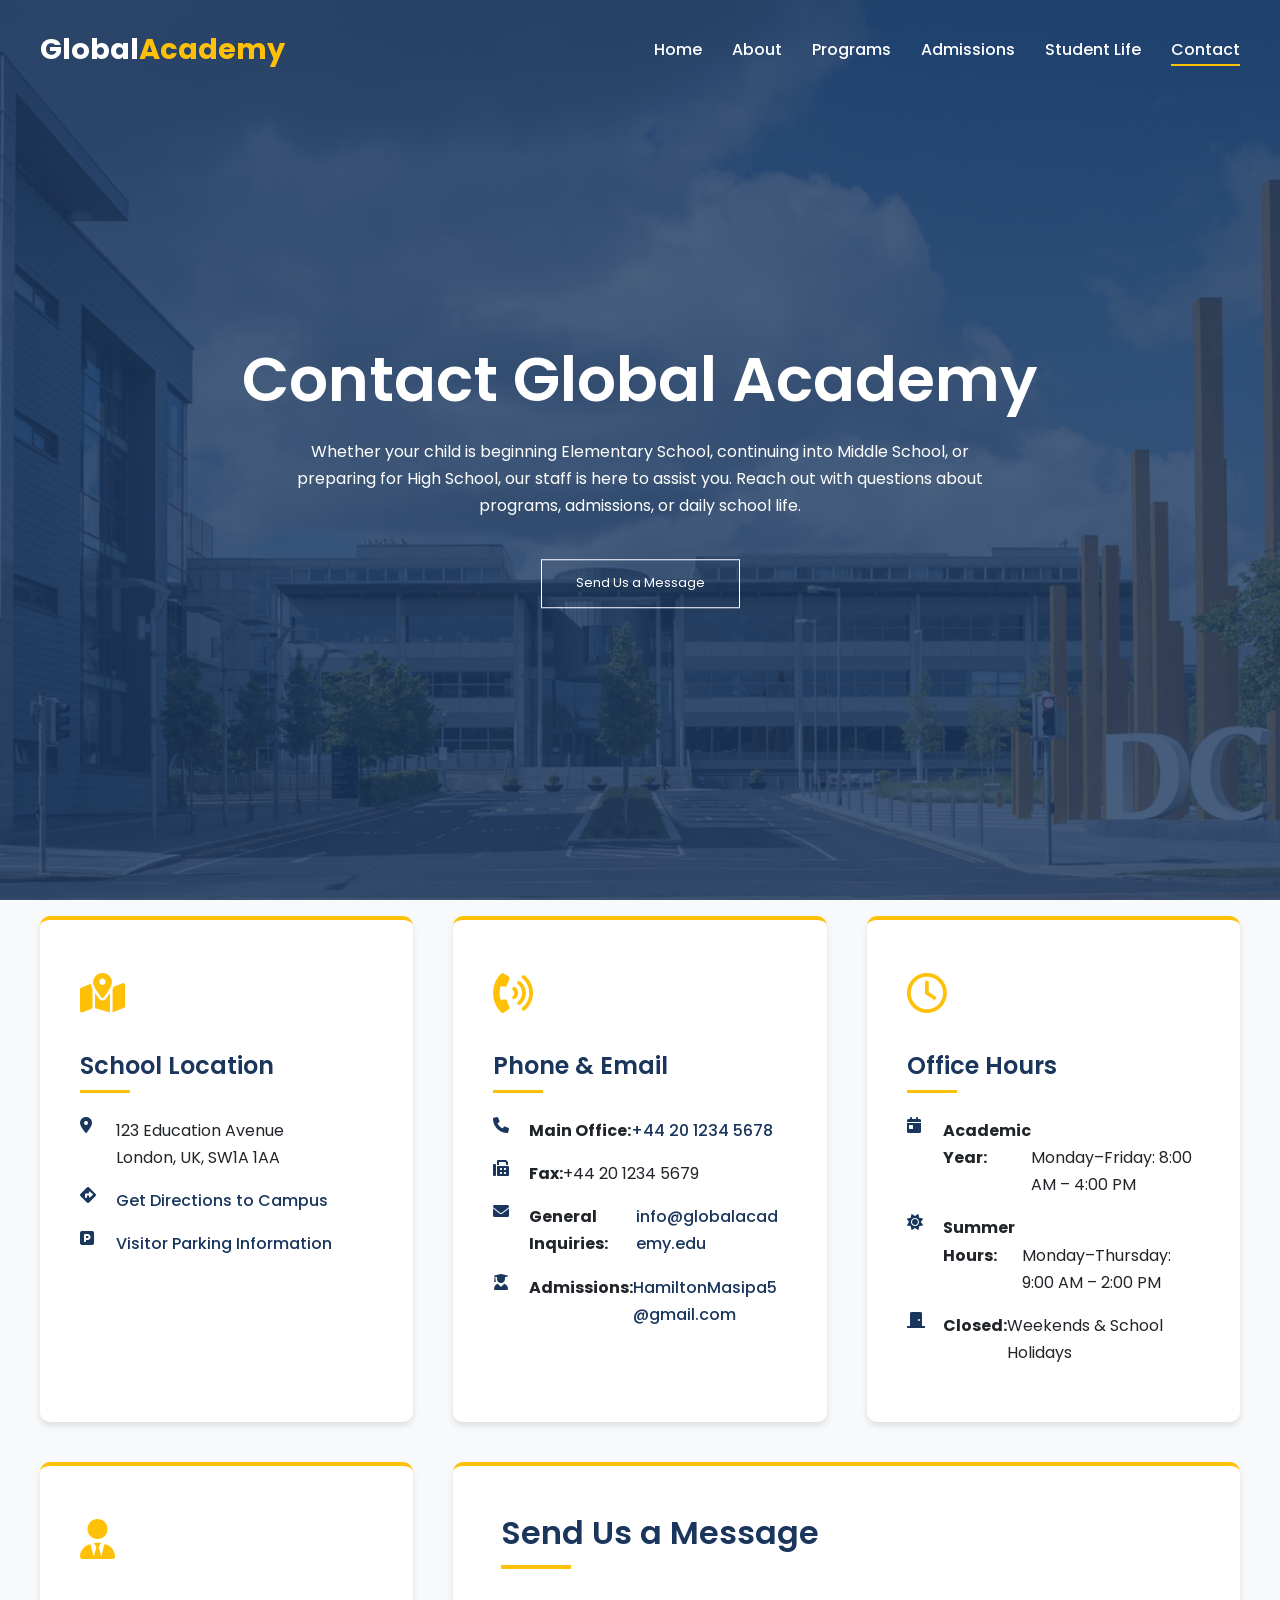
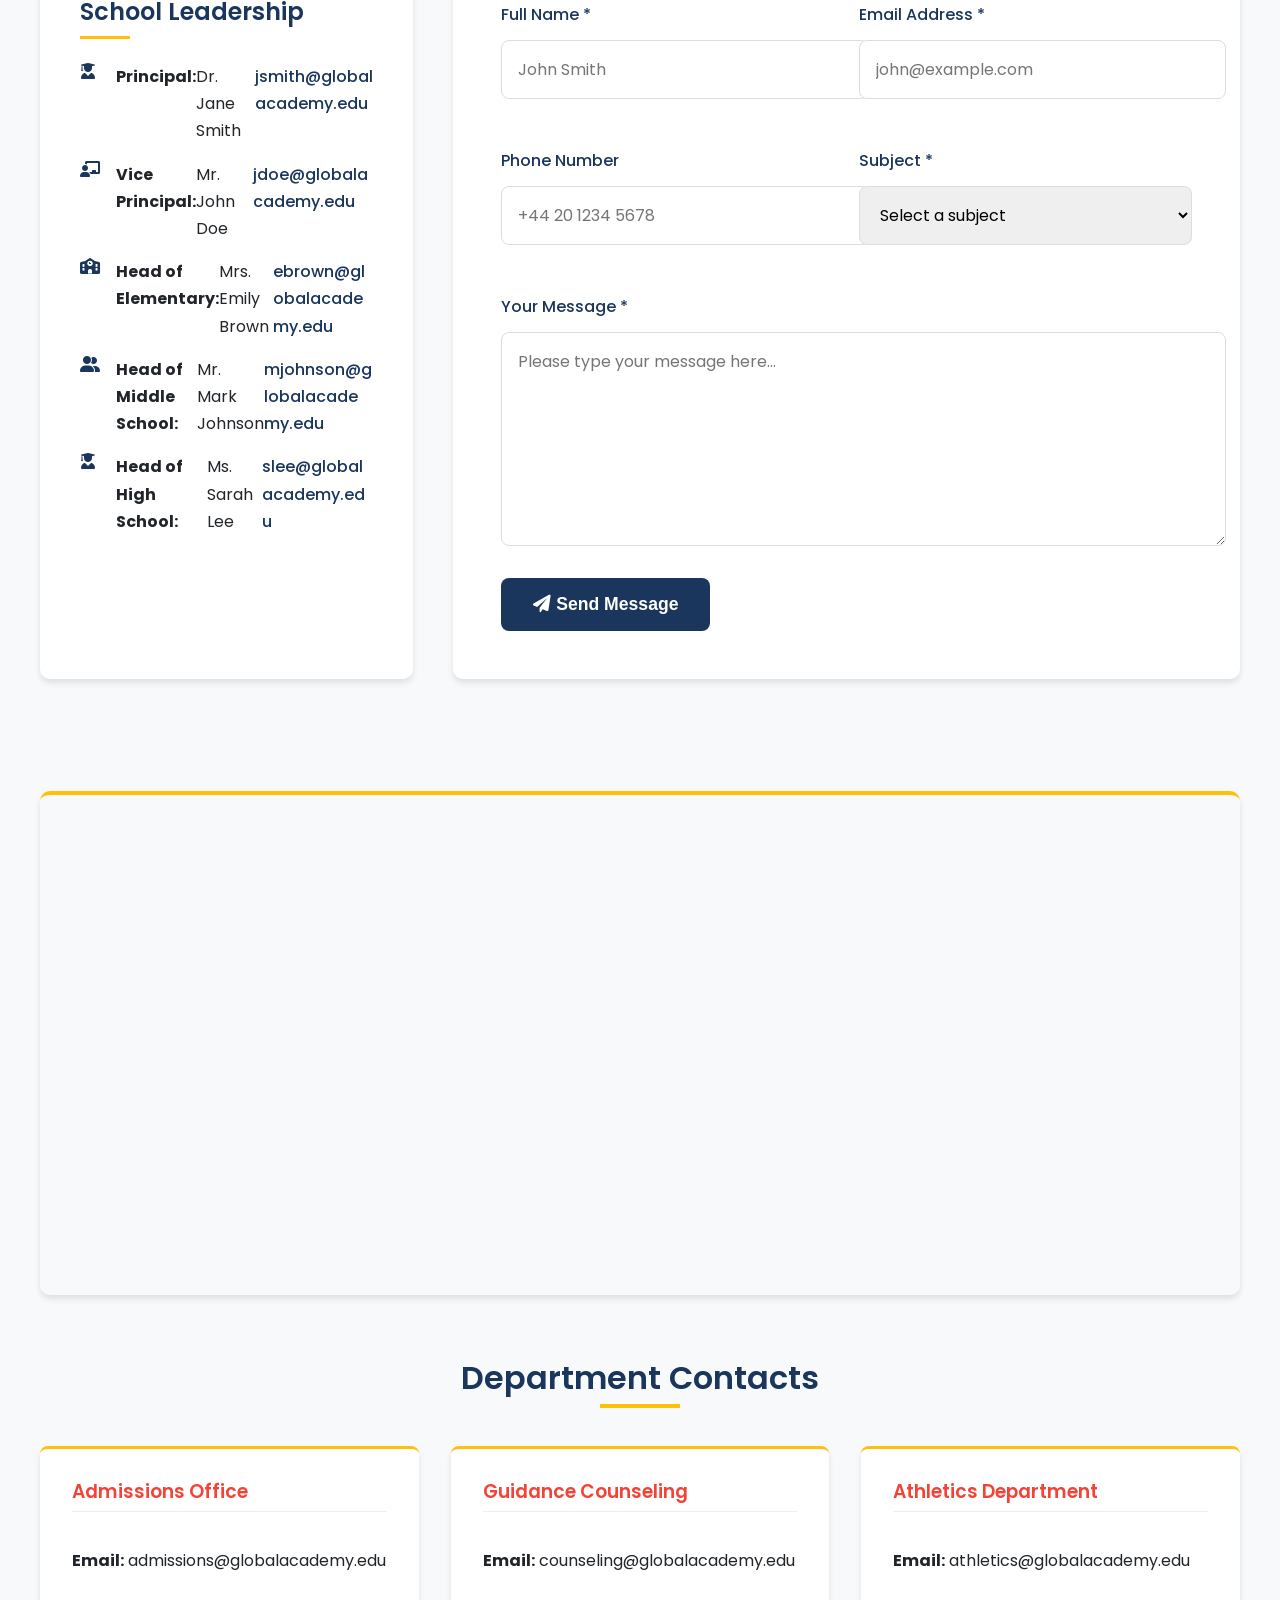
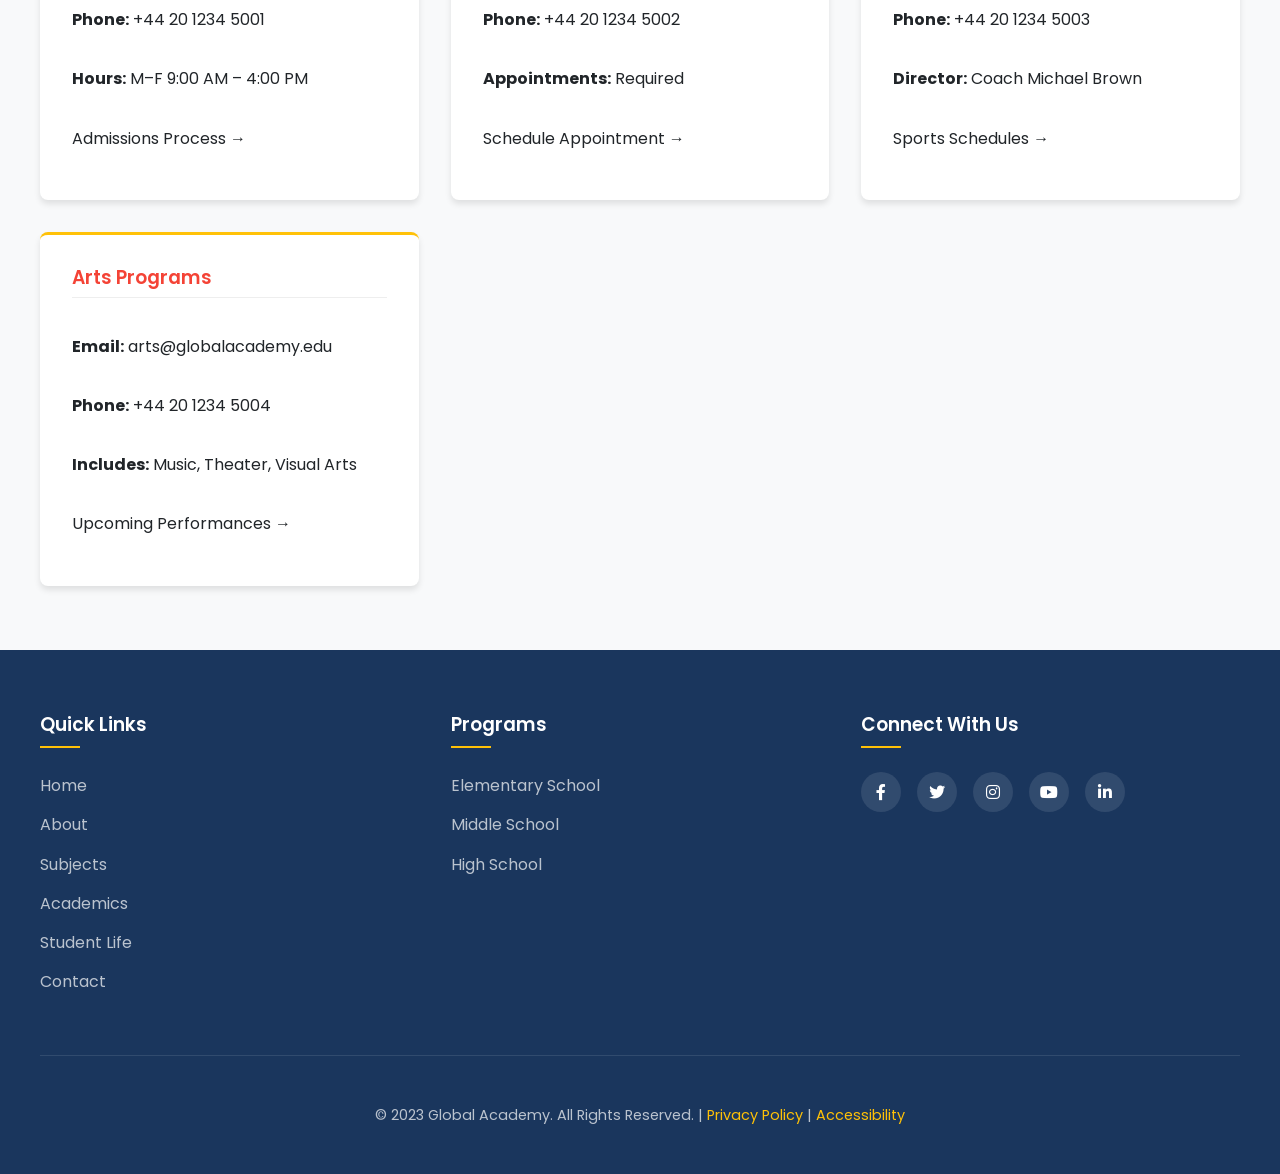
<file: Contact.html>
<!DOCTYPE html>
<html lang="en">
  <head>
    <meta charset="UTF-8" />
    <meta name="viewport" content="width=device-width, initial-scale=1.0" />
    <title>Contact Us | Global Academy</title>
    <link
      rel="stylesheet"
      href="https://cdnjs.cloudflare.com/ajax/libs/font-awesome/6.0.0-beta3/css/all.min.css"
    />
    <link
      href="https://fonts.googleapis.com/css2?family=Poppins:wght@300;400;500;600;700&display=swap"
      rel="stylesheet"
    />
    <style>
      :root {
        --primary-color: #1a365d;
        --secondary-color: #f44336;
        --accent-color: #ffc107;
        --light-color: #f8f9fa;
        --dark-color: #212529;
        --shadow: 0 4px 6px rgba(0, 0, 0, 0.1);
      }

      body {
        font-family: "Poppins", sans-serif;
        line-height: 1.7;
        margin: 0;
        padding: 0;
        color: var(--dark-color);
        background-color: var(--light-color);
      }

      h1,
      h2,
      h3,
      h4 {
        font-weight: 600;
        line-height: 1.2;
      }

      a {
        text-decoration: none;
        color: inherit;
      }

      ul {
        list-style: none;
      }

      img {
        max-width: 100%;
        height: auto;
      }
      .header {
        min-height: 100vh;
        background: linear-gradient(
            rgba(26, 54, 93, 0.8),
            rgba(26, 54, 93, 0.8)
          ),
          url("images/banner.png") no-repeat center center/cover;
        color: white;
        position: relative;
      }

      .navbar {
        position: fixed;
        top: 0;
        left: 0;
        width: 100%;
        padding: 20px 0;
        z-index: 1000;
        transition: all 0.3s ease;
      }

      .navbar.scrolled {
        background: rgba(26, 54, 93, 0.95);
        box-shadow: 0 5px 20px rgba(0, 0, 0, 0.1);
        padding: 10px 0;
      }

      .navbar .container {
        display: flex;
        justify-content: space-between;
        align-items: center;
      }

      .logo {
        font-size: 1.8rem;
        font-weight: 700;
        color: white;
      }

      .logo span {
        color: var(--accent-color);
      }

      .nav-links {
        display: flex;
      }

      .nav-links li {
        margin-left: 30px;
      }

      .nav-links a {
        font-weight: 500;
        position: relative;
        padding: 5px 0;
      }

      .nav-links a::after {
        content: "";
        position: absolute;
        bottom: 0;
        left: 0;
        width: 0;
        height: 2px;
        background: var(--accent-color);
        transition: all 0.4s ease;
      }

      .nav-links a:hover::after {
        width: 100%;
      }

      .nav-links a.active::after {
        width: 100%;
      }

      .menu-toggle {
        display: none;
        cursor: pointer;
        font-size: 1.5rem;
      }

      .text-box {
        width: 90%;
        color: white;
        position: absolute;
        top: 50%;
        left: 50%;
        transform: translate(-50%, -50%);
        text-align: center;
      }

      .text-box h1 {
        font-size: 62px;
        margin-bottom: 20px;
      }

      .text-box p {
        margin: 10px 0 40px;
        font-size: 16px;
        color: white;
        max-width: 700px;
        margin-left: auto;
        margin-right: auto;
      }

      .hero-btn {
        display: inline-block;
        text-decoration: none;
        color: #fff;
        border: 1px solid white;
        padding: 12px 34px;
        font-size: 13px;
        background: transparent;
        position: relative;
        cursor: pointer;
        transition: all 0.3s;
      }

      .hero-btn:hover {
        border: 1px solid var(--secondary-color);
        background: var(--secondary-color);
      }

      .menu-toggle {
        display: none;
        color: white;
        font-size: 1.5rem;
        cursor: pointer;
      }

      .container {
        max-width: 1200px;
        margin: 0 auto;
        padding: 0 20px;
      }

      .contact-section {
        display: grid;
        grid-template-columns: repeat(auto-fit, minmax(350px, 1fr));
        gap: 2.5rem;
        padding: 4rem 0;
        position: relative;
        z-index: 3;
        margin-top: -3rem;
      }

      .contact-card {
        background: white;
        border-radius: 10px;
        padding: 2.5rem;
        box-shadow: var(--shadow);
        transition: all 0.3s ease;
        border-top: 4px solid var(--accent-color);
      }

      .contact-card:hover {
        transform: translateY(-10px);
        box-shadow: 0 15px 30px rgba(0, 0, 0, 0.15);
      }

      .contact-card h2 {
        color: var(--primary-color);
        margin-top: 0;
        margin-bottom: 1.5rem;
        font-size: 1.5rem;
        font-weight: 600;
        position: relative;
        padding-bottom: 0.75rem;
      }

      .contact-card h2::after {
        content: "";
        position: absolute;
        bottom: 0;
        left: 0;
        width: 50px;
        height: 3px;
        background: var(--accent-color);
      }

      .contact-icon {
        font-size: 2.5rem;
        color: var(--accent-color);
        margin-bottom: 1.5rem;
      }

      .contact-info p {
        margin: 1rem 0;
        display: flex;
        align-items: flex-start;
      }

      .contact-info a[href^="mailto:"],
      .department-card p {
        word-break: break-all;
        overflow-wrap: break-word;
        max-width: 100%;
        display: inline-block;
      }

      .contact-info i {
        margin-right: 1rem;
        color: var(--primary-color);
        min-width: 20px;
      }

      .contact-info a {
        color: var(--primary-color);
        text-decoration: none;
        transition: all 0.3s;
        font-weight: 500;
      }

      .contact-info a:hover {
        color: var(--secondary-color);
        text-decoration: underline;
      }

      .contact-form {
        grid-column: span 2;
        background: white;
        border-radius: 10px;
        padding: 3rem;
        box-shadow: var(--shadow);
        position: relative;
        border-top: 4px solid var(--accent-color);
      }

      .contact-form h2 {
        color: var(--primary-color);
        margin-top: 0;
        margin-bottom: 2rem;
        font-size: 2rem;
        font-weight: 600;
        position: relative;
        padding-bottom: 1rem;
      }

      .contact-form h2::after {
        content: "";
        position: absolute;
        bottom: 0;
        left: 0;
        width: 70px;
        height: 4px;
        background: var(--accent-color);
      }

      .form-grid {
        display: grid;
        grid-template-columns: repeat(2, 1fr);
        gap: 1.5rem;
      }

      .form-group {
        margin-bottom: 1.5rem;
      }

      .form-group.full-width {
        grid-column: span 2;
      }

      label {
        display: block;
        margin-bottom: 0.75rem;
        font-weight: 500;
        color: var(--primary-color);
      }

      input,
      textarea,
      select {
        width: 100%;
        padding: 1rem;
        border: 1px solid #ddd;
        border-radius: 8px;
        font-family: inherit;
        font-size: 1rem;
        transition: all 0.3s;
      }

      input:focus,
      textarea:focus,
      select:focus {
        outline: none;
        border-color: var(--accent-color);
        box-shadow: 0 0 0 3px rgba(253, 187, 45, 0.2);
      }

      textarea {
        min-height: 180px;
        resize: vertical;
      }

      button {
        background: var(--primary-color);
        color: white;
        border: none;
        padding: 1rem 2rem;
        font-size: 1.1rem;
        border-radius: 8px;
        cursor: pointer;
        transition: all 0.3s;
        font-weight: 600;
      }

      button:hover {
        background: var(--secondary-color);
        transform: translateY(-2px);
        box-shadow: 0 7px 14px rgba(0, 0, 0, 0.15);
      }

      .map-container {
        height: 500px;
        margin: 3rem 0;
        border-radius: 10px;
        overflow: hidden;
        box-shadow: var(--shadow);
        position: relative;
        border-top: 4px solid var(--accent-color);
      }

      .map-container iframe {
        width: 100%;
        height: 100%;
        border: none;
      }

      .department-contacts {
        margin: 4rem 0;
      }

      .department-contacts h2 {
        color: var(--primary-color);
        text-align: center;
        margin-bottom: 3rem;
        font-size: 2rem;
        position: relative;
      }

      .department-contacts h2::after {
        content: "";
        position: absolute;
        bottom: -10px;
        left: 50%;
        transform: translateX(-50%);
        width: 80px;
        height: 4px;
        background: var(--accent-color);
      }

      .departments-grid {
        display: grid;
        grid-template-columns: repeat(auto-fit, minmax(300px, 1fr));
        gap: 2rem;
      }

      .department-card {
        background: white;
        border-radius: 8px;
        padding: 2rem;
        box-shadow: var(--shadow);
        transition: all 0.3s;
        border-top: 3px solid var(--accent-color);
      }

      .department-card:hover {
        transform: translateY(-5px);
        box-shadow: 0 10px 20px rgba(0, 0, 0, 0.1);
      }

      .department-card h3 {
        color: var(--secondary-color);
        margin-top: 0;
        padding-bottom: 0.5rem;
        border-bottom: 1px solid #eee;
      }

      .department-card p {
        word-break: break-word;
        overflow-wrap: break-word;
        max-width: 100%;
      }

      footer {
        background: var(--primary-color);
        color: white;
        padding: 4rem 0 2rem;
        position: relative;
      }

      .footer-content {
        display: grid;
        grid-template-columns: repeat(auto-fit, minmax(250px, 1fr));
        gap: 2rem;
        margin-bottom: 3rem;
      }

      .footer-column h3 {
        color: white;
        margin-top: 0;
        margin-bottom: 1.5rem;
        position: relative;
        padding-bottom: 0.75rem;
      }

      .footer-column h3::after {
        content: "";
        position: absolute;
        bottom: 0;
        left: 0;
        width: 40px;
        height: 2px;
        background: var(--accent-color);
      }

      .footer-column ul {
        list-style: none;
        padding: 0;
        margin: 0;
      }

      .footer-column li {
        margin-bottom: 0.75rem;
      }

      .footer-column a {
        color: rgba(255, 255, 255, 0.7);
        text-decoration: none;
        transition: all 0.3s;
      }

      .footer-column a:hover {
        color: white;
        padding-left: 5px;
      }

      .social-links {
        display: flex;
        gap: 1rem;
        margin-top: 1.5rem;
      }

      .social-links a {
        display: flex;
        align-items: center;
        justify-content: center;
        width: 40px;
        height: 40px;
        background: rgba(255, 255, 255, 0.1);
        border-radius: 50%;
        color: white;
        transition: all 0.3s;
      }

      .social-links a:hover {
        background: var(--accent-color);
        transform: translateY(-3px);
      }

      .copyright {
        text-align: center;
        padding-top: 2rem;
        border-top: 1px solid rgba(255, 255, 255, 0.1);
        color: rgba(255, 255, 255, 0.7);
        font-size: 0.9rem;
      }

      @media (max-width: 768px) {
        .contact-section {
          flex-direction: row;
          flex-wrap: wrap;
        }

        .contact-form {
          grid-column: span 1;
        }

        .form-grid {
          grid-template-columns: 1fr;
        }

        .form-group.full-width {
          grid-column: span 1;
        }

        .text-box h1 {
          font-size: 2.5rem;
        }

        .text-box p {
          font-size: 1rem;
        }

        .menu-toggle {
          display: block;
          z-index: 1001;
        }
        .container {
          width: 90%;
        }

        .header {
          width: 100%;
        }
        .nav-links {
          position: fixed;
          top: 0;
          right: -100%;
          width: 80%;
          max-width: 260px;
          height: 100vh;
          background: var(--primary-color);
          flex-direction: column;
          align-items: center;
          justify-content: center;
          transition: all 0.3s ease;
          z-index: 1000;
        }

        .nav-links.active {
          right: 0;
        }

        .nav-links li {
          margin: 15px 0;
        }

        .nav-links ul li {
          display: block;
          margin: 15px 0;
        }
      }
    </style>
  </head>
  <body>
    <section class="header">
      <nav class="navbar">
        <div class="container">
          <a href="#" class="logo">Global<span>Academy</span></a>

          <div class="menu-toggle">
            <i class="fas fa-bars"></i>
          </div>

          <ul class="nav-links">
            <li><a href="index.html">Home</a></li>
            <li><a href="AboutUs.html">About</a></li>
            <li><a href="Subjects.html">Programs</a></li>
            <li><a href="Admission.html">Admissions</a></li>
            <li><a href="StudentLife.html">Student Life</a></li>
            <li><a href="Contact.html" class="active">Contact</a></li>
          </ul>
        </div>
      </nav>

      <div class="text-box">
        <h1>Contact Global Academy</h1>
        <p>
          Whether your child is beginning Elementary School, continuing into
          Middle School, or preparing for High School, our staff is here to
          assist you. Reach out with questions about programs, admissions, or
          daily school life.
        </p>
        <a href="#contact-form" class="hero-btn">Send Us a Message</a>
      </div>
    </section>

    <main class="container">
      <section class="contact-section">
        <div class="contact-card">
          <div class="contact-icon">
            <i class="fas fa-map-marked-alt"></i>
          </div>
          <h2>School Location</h2>
          <div class="contact-info">
            <p>
              <i class="fas fa-map-marker-alt"></i> 123 Education Avenue<br />London,
              UK, SW1A 1AA
            </p>
            <p>
              <i class="fas fa-directions"></i>
              <a href="#">Get Directions to Campus</a>
            </p>
            <p>
              <i class="fas fa-parking"></i>
              <a href="#">Visitor Parking Information</a>
            </p>
          </div>
        </div>

        <div class="contact-card">
          <div class="contact-icon">
            <i class="fas fa-phone-volume"></i>
          </div>
          <h2>Phone & Email</h2>
          <div class="contact-info">
            <p>
              <i class="fas fa-phone"></i> <strong>Main Office:</strong>
              <a href="tel:+442012345678">+44 20 1234 5678</a>
            </p>
            <p>
              <i class="fas fa-fax"></i> <strong>Fax:</strong> +44 20 1234 5679
            </p>
            <p>
              <i class="fas fa-envelope"></i>
              <strong>General Inquiries:</strong>
              <a href="mailto:info@globalacademy.edu">info@globalacademy.edu</a>
            </p>
            <p>
              <i class="fas fa-user-graduate"></i> <strong>Admissions:</strong>
              <a href="mailto:admissions@globalacademy.edu"
                >HamiltonMasipa5@gmail.com</a
              >
            </p>
          </div>
        </div>

        <div class="contact-card">
          <div class="contact-icon">
            <i class="far fa-clock"></i>
          </div>
          <h2>Office Hours</h2>
          <div class="contact-info">
            <p>
              <i class="fas fa-calendar-day"></i> <strong>Academic Year:</strong
              ><br />Monday–Friday: 8:00 AM – 4:00 PM
            </p>
            <p>
              <i class="fas fa-sun"></i> <strong>Summer Hours:</strong
              ><br />Monday–Thursday: 9:00 AM – 2:00 PM
            </p>
            <p>
              <i class="fas fa-door-closed"></i>
              <strong>Closed:</strong> Weekends & School Holidays
            </p>
          </div>
        </div>

        <div class="contact-card">
          <div class="contact-icon">
            <i class="fas fa-user-tie"></i>
          </div>
          <h2>School Leadership</h2>
          <div class="contact-info">
            <p>
              <i class="fas fa-user-graduate"></i>
              <strong>Principal:</strong> Dr. Jane Smith<br /><a
                href="mailto:jsmith@globalacademy.edu"
                >jsmith@globalacademy.edu</a
              >
            </p>
            <p>
              <i class="fas fa-chalkboard-teacher"></i>
              <strong>Vice Principal:</strong> Mr. John Doe<br /><a
                href="mailto:jdoe@globalacademy.edu"
                >jdoe@globalacademy.edu</a
              >
            </p>
            <p>
              <i class="fas fa-school"></i>
              <strong>Head of Elementary:</strong> Mrs. Emily Brown<br /><a
                href="mailto:ebrown@globalacademy.edu"
                >ebrown@globalacademy.edu</a
              >
            </p>
            <p>
              <i class="fas fa-user-friends"></i>
              <strong>Head of Middle School:</strong> Mr. Mark Johnson<br /><a
                href="mailto:mjohnson@globalacademy.edu"
                >mjohnson@globalacademy.edu</a
              >
            </p>
            <p>
              <i class="fas fa-user-graduate"></i>
              <strong>Head of High School:</strong> Ms. Sarah Lee<br /><a
                href="mailto:slee@globalacademy.edu"
                >slee@globalacademy.edu</a
              >
            </p>
          </div>
        </div>

        <div class="contact-form" id="contact-form">
          <h2>Send Us a Message</h2>
          <form action="#" method="POST">
            <div class="form-grid">
              <div class="form-group">
                <label for="name">Full Name *</label>
                <input
                  type="text"
                  id="name"
                  name="name"
                  required
                  placeholder="John Smith"
                />
              </div>

              <div class="form-group">
                <label for="email">Email Address *</label>
                <input
                  type="email"
                  id="email"
                  name="email"
                  required
                  placeholder="john@example.com"
                />
              </div>

              <div class="form-group">
                <label for="phone">Phone Number</label>
                <input
                  type="tel"
                  id="phone"
                  name="phone"
                  placeholder="+44 20 1234 5678"
                />
              </div>

              <div class="form-group">
                <label for="subject">Subject *</label>
                <select id="subject" name="subject" required>
                  <option value="" disabled selected>Select a subject</option>
                  <option value="general">General Inquiry</option>
                  <option value="admissions">
                    Admissions (Elementary, Middle, High)
                  </option>
                  <option value="academics">Academic Programs</option>
                  <option value="guidance">Guidance Counseling</option>
                  <option value="athletics">Athletics</option>
                  <option value="arts">Arts Programs</option>
                  <option value="other">Other</option>
                </select>
              </div>

              <div class="form-group full-width">
                <label for="message">Your Message *</label>
                <textarea
                  id="message"
                  name="message"
                  required
                  placeholder="Please type your message here..."
                ></textarea>
              </div>
            </div>

            <button type="submit">
              <i class="fas fa-paper-plane"></i> Send Message
            </button>
          </form>
        </div>
      </section>

      <div class="map-container">
        <iframe
          src="https://www.google.com/maps/embed?pb=!1m18!1m12!1m3!1d2483.5404230563876!2d-0.1277583234622585!3d51.50073267181335!2m3!1f0!2f0!3f0!3m2!1i1024!2i768!4f13.1!3m3!1m2!1s0x487604c38c8cd1d9%3A0xb78f2474b9a45aa9!2sBig%20Ben!5e0!3m2!1sen!2suk!4v1689870314336!5m2!1sen!2suk"
          allowfullscreen=""
          loading="lazy"
          referrerpolicy="no-referrer-when-downgrade"
        ></iframe>
      </div>

      <section class="department-contacts">
        <h2>Department Contacts</h2>
        <div class="departments-grid">
          <div class="department-card">
            <h3>Admissions Office</h3>
            <p><strong>Email:</strong> admissions@globalacademy.edu</p>
            <p><strong>Phone:</strong> +44 20 1234 5001</p>
            <p><strong>Hours:</strong> M–F 9:00 AM – 4:00 PM</p>
            <p><a href="admissions.html">Admissions Process →</a></p>
          </div>

          <div class="department-card">
            <h3>Guidance Counseling</h3>
            <p><strong>Email:</strong> counseling@globalacademy.edu</p>
            <p><strong>Phone:</strong> +44 20 1234 5002</p>
            <p><strong>Appointments:</strong> Required</p>
            <p><a href="counseling.html">Schedule Appointment →</a></p>
          </div>

          <div class="department-card">
            <h3>Athletics Department</h3>
            <p><strong>Email:</strong> athletics@globalacademy.edu</p>
            <p><strong>Phone:</strong> +44 20 1234 5003</p>
            <p><strong>Director:</strong> Coach Michael Brown</p>
            <p><a href="sports.html">Sports Schedules →</a></p>
          </div>

          <div class="department-card">
            <h3>Arts Programs</h3>
            <p><strong>Email:</strong> arts@globalacademy.edu</p>
            <p><strong>Phone:</strong> +44 20 1234 5004</p>
            <p><strong>Includes:</strong> Music, Theater, Visual Arts</p>
            <p><a href="arts.html">Upcoming Performances →</a></p>
          </div>
        </div>
      </section>
    </main>

    <footer>
      <div class="container">
        <div class="footer-content">
          <div class="footer-column">
            <h3>Quick Links</h3>
            <ul>
              <li><a href="index.html">Home</a></li>
              <li><a href="AboutUs.html">About</a></li>
              <li><a href="Subjects.html">Subjects</a></li>
              <li><a href="Amission.html">Academics</a></li>
              <li><a href="StudentLife.html">Student Life</a></li>
              <li><a href="Contact.html">Contact</a></li>
            </ul>
          </div>
          <div class="footer-column">
            <h3>Programs</h3>
            <ul>
              <li><a href="Subjects.html">Elementary School</a></li>
              <li><a href="Subjects.html">Middle School</a></li>
              <li><a href="Subjects.html">High School</a></li>
            </ul>
          </div>
          <div class="footer-column">
            <h3>Connect With Us</h3>
            <div class="social-links">
              <a href="#"><i class="fab fa-facebook-f"></i></a>
              <a href="#"><i class="fab fa-twitter"></i></a>
              <a href="#"><i class="fab fa-instagram"></i></a>
              <a href="#"><i class="fab fa-youtube"></i></a>
              <a href="#"><i class="fab fa-linkedin-in"></i></a>
            </div>
          </div>
        </div>
        <div class="copyright">
          <p>
            © 2023 Global Academy. All Rights Reserved. |
            <a href="privacy.html" style="color: var(--accent-color)"
              >Privacy Policy</a
            >
            |
            <a href="accessibility.html" style="color: var(--accent-color)"
              >Accessibility</a
            >
          </p>
        </div>
      </div>
    </footer>

    <script>
      // Mobile Menu Toggle
      const menuToggle = document.querySelector(".menu-toggle");
      const navLinks = document.querySelector(".nav-links");

      menuToggle.addEventListener("click", () => {
        navLinks.classList.toggle("active");
        menuToggle.innerHTML = navLinks.classList.contains("active")
          ? '<i class="fas fa-times"></i>'
          : '<i class="fas fa-bars"></i>';
      });

      // Close menu when clicking on a link
      document.querySelectorAll(".nav-links a").forEach((link) => {
        link.addEventListener("click", () => {
          navLinks.classList.remove("active");
          menuToggle.innerHTML = '<i class="fas fa-bars"></i>';
        });
      });

      // Sticky Navbar on Scroll
      window.addEventListener("scroll", () => {
        const navbar = document.querySelector(".navbar");
        navbar.classList.toggle("scrolled", window.scrollY > 50);
      });

      // Smooth scrolling for anchor links
      document.querySelectorAll('a[href^="#"]').forEach((anchor) => {
        anchor.addEventListener("click", function (e) {
          e.preventDefault();

          const targetId = this.getAttribute("href");
          if (targetId === "#") return;

          const targetElement = document.querySelector(targetId);
          if (targetElement) {
            window.scrollTo({
              top: targetElement.offsetTop - 80,
              behavior: "smooth",
            });
          }
        });
      });

      // Form Submission Handling
      const contactForm = document.querySelector(".contact-form form");
      contactForm.addEventListener("submit", (e) => {
        e.preventDefault();

        // Here you would typically send the form data to your server
        // For demonstration, we'll just show an alert
        alert("Thank you for your message! We'll get back to you soon.");
        contactForm.reset();

        // In a real implementation, you might use fetch() to send the data:
        /*
        const formData = new FormData(contactForm);
        fetch('your-server-endpoint', {
          method: 'POST',
          body: formData
        })
        .then(response => response.json())
        .then(data => {
          alert("Thank you for your message! We'll get back to you soon.");
          contactForm.reset();
        })
        .catch(error => {
          console.error('Error:', error);
          alert("There was an error submitting your form. Please try again.");
        });
        */
      });
    </script>
  </body>
</html>
</file>
